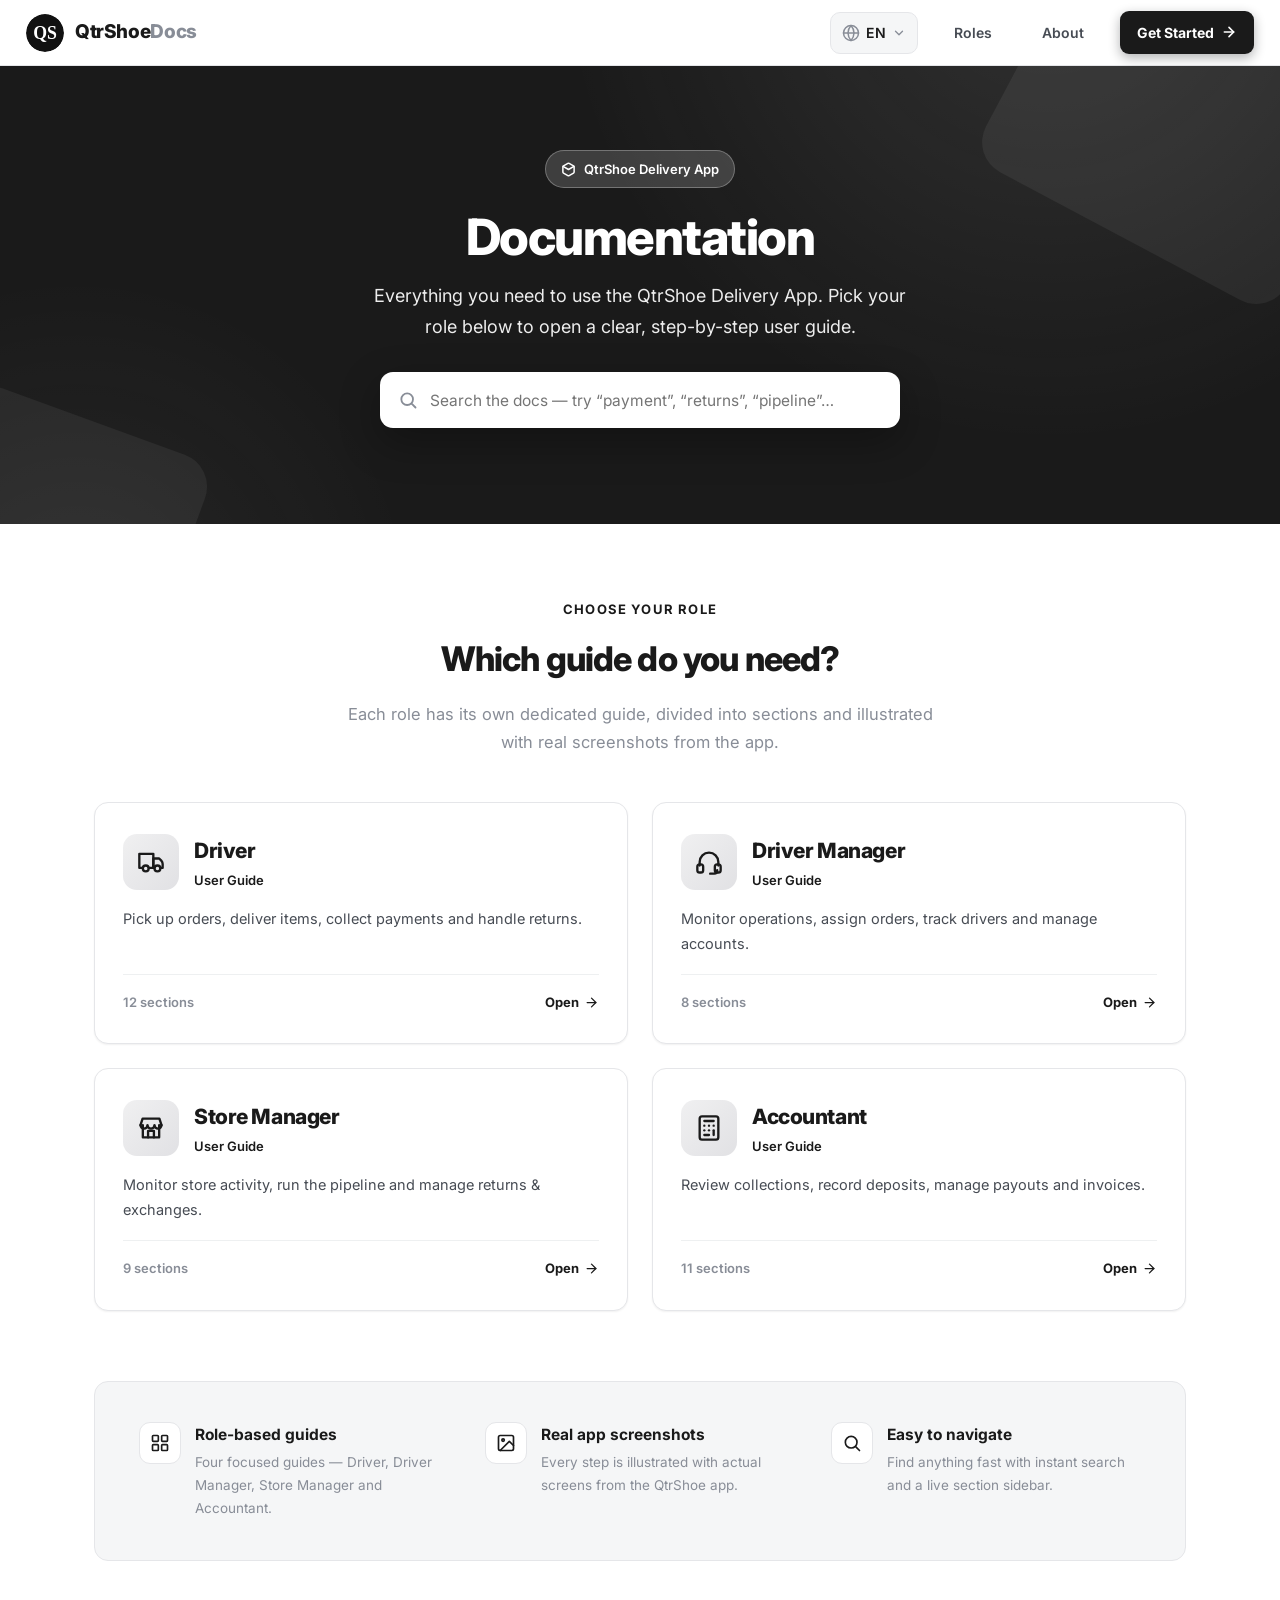
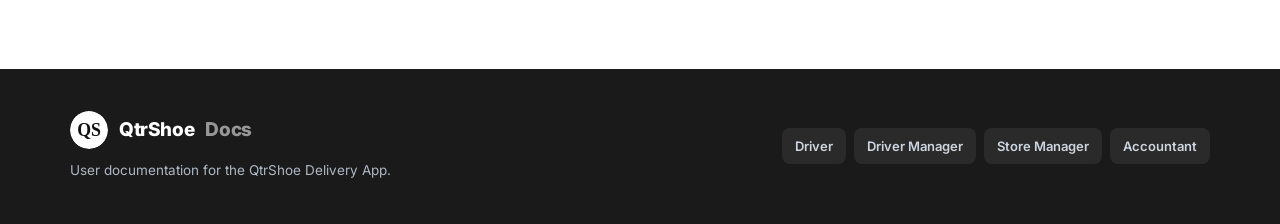
<file: index.html>
<!DOCTYPE html>
<html lang="en">
<head>
<meta charset="UTF-8" />
<meta name="viewport" content="width=device-width, initial-scale=1.0" />
<title>QtrShoe Docs — Delivery App User Guides</title>
<meta name="description" content="Documentation for the QtrShoe Delivery App. Choose your role to open a step-by-step user guide." />
<link rel="icon" type="image/svg+xml" href="assets/brand.svg" />
<link rel="preconnect" href="https://fonts.googleapis.com" />
<link rel="preconnect" href="https://fonts.gstatic.com" crossorigin />
<link href="https://fonts.googleapis.com/css2?family=Inter:wght@400;500;600;700;800&display=swap" rel="stylesheet" />
<link rel="stylesheet" href="assets/css/styles.css" />
</head>
<body>

<!-- ===== HEADER ===== -->
<header class="site-header">
  <a class="brand" href="index.html">
    <img class="brand-logo" src="assets/brand.svg" alt="QtrShoe" width="38" height="38" />
    <span class="brand-text">QtrShoe<span>Docs</span></span>
  </a>
  <div class="header-spacer"></div>
  <div class="lang-switch notranslate" id="langSwitch" translate="no">
    <button class="lang-btn" id="langBtn" type="button" aria-label="Change language" aria-expanded="false">
      <svg class="lang-globe" viewBox="0 0 24 24" fill="none" stroke="currentColor" stroke-width="2" stroke-linecap="round" stroke-linejoin="round"><circle cx="12" cy="12" r="10"/><line x1="2" y1="12" x2="22" y2="12"/><path d="M12 2a15.3 15.3 0 0 1 4 10 15.3 15.3 0 0 1-4 10 15.3 15.3 0 0 1-4-10 15.3 15.3 0 0 1 4-10z"/></svg>
      <span class="lang-current" id="langCurrent">EN</span>
      <svg class="lang-chev" viewBox="0 0 24 24" fill="none" stroke="currentColor" stroke-width="2.2" stroke-linecap="round" stroke-linejoin="round"><polyline points="6 9 12 15 18 9"/></svg>
    </button>
    <div class="lang-menu" role="menu">
      <button class="lang-opt" type="button" data-lang="en" role="menuitem">English</button>
      <button class="lang-opt" type="button" data-lang="ml" role="menuitem">മലയാളം</button>
    </div>
  </div>
  <a class="header-link desktop-only" href="#roles">Roles</a>
  <a class="header-link desktop-only" href="#about">About</a>
  <a class="btn-roles" href="#roles">
    <span class="btn-roles-text">Get Started</span>
    <svg viewBox="0 0 24 24" fill="none" stroke="currentColor" stroke-width="2.4" stroke-linecap="round" stroke-linejoin="round"><line x1="5" y1="12" x2="19" y2="12"/><polyline points="12 5 19 12 12 19"/></svg>
  </a>
</header>

<!-- ===== HERO ===== -->
<section class="hero">
  <div class="hero-bg" aria-hidden="true"></div>
  <div class="hero-inner">
    <span class="hero-badge">
      <svg viewBox="0 0 24 24" fill="none" stroke="currentColor" stroke-width="2.4" stroke-linecap="round" stroke-linejoin="round"><path d="M21 16V8a2 2 0 0 0-1-1.73l-7-4a2 2 0 0 0-2 0l-7 4A2 2 0 0 0 3 8v8a2 2 0 0 0 1 1.73l7 4a2 2 0 0 0 2 0l7-4A2 2 0 0 0 21 16z"/><polyline points="3.3 7 12 12 20.7 7"/></svg>
      QtrShoe Delivery App
    </span>
    <h1>Documentation</h1>
    <p>Everything you need to use the QtrShoe Delivery App. Pick your role below to open a clear, step-by-step user guide.</p>
    <div class="hero-search">
      <svg class="search-ic" viewBox="0 0 24 24" fill="none" stroke="currentColor" stroke-width="2.2" stroke-linecap="round" stroke-linejoin="round"><circle cx="11" cy="11" r="7"/><line x1="21" y1="21" x2="16.65" y2="16.65"/></svg>
      <input id="heroSearch" type="text" placeholder="Search the docs — try “payment”, “returns”, “pipeline”…" autocomplete="off" />
      <div class="search-results" id="heroResults"></div>
    </div>
  </div>
</section>

<!-- ===== ROLES ===== -->
<main class="landing-main">
  <div class="section-wrap" id="roles">
    <div class="section-head">
      <div class="eyebrow">Choose your role</div>
      <h2>Which guide do you need?</h2>
      <p>Each role has its own dedicated guide, divided into sections and illustrated with real screenshots from the app.</p>
    </div>
    <div class="role-grid" id="roleGrid"><!-- rendered by app.js --></div>

    <!-- ===== ABOUT / FEATURES ===== -->
    <div class="info-strip" id="about">
      <div class="info-item">
        <span class="ii-ic"><svg viewBox="0 0 24 24" fill="none" stroke="currentColor" stroke-width="2" stroke-linecap="round" stroke-linejoin="round"><rect x="3" y="3" width="7" height="7" rx="1"/><rect x="14" y="3" width="7" height="7" rx="1"/><rect x="3" y="14" width="7" height="7" rx="1"/><rect x="14" y="14" width="7" height="7" rx="1"/></svg></span>
        <div><h4>Role-based guides</h4><p>Four focused guides — Driver, Driver Manager, Store Manager and Accountant.</p></div>
      </div>
      <div class="info-item">
        <span class="ii-ic"><svg viewBox="0 0 24 24" fill="none" stroke="currentColor" stroke-width="2" stroke-linecap="round" stroke-linejoin="round"><rect x="3" y="3" width="18" height="18" rx="2"/><circle cx="8.5" cy="8.5" r="1.5"/><polyline points="21 15 16 10 5 21"/></svg></span>
        <div><h4>Real app screenshots</h4><p>Every step is illustrated with actual screens from the QtrShoe app.</p></div>
      </div>
      <div class="info-item">
        <span class="ii-ic"><svg viewBox="0 0 24 24" fill="none" stroke="currentColor" stroke-width="2" stroke-linecap="round" stroke-linejoin="round"><circle cx="11" cy="11" r="7"/><line x1="21" y1="21" x2="16.65" y2="16.65"/></svg></span>
        <div><h4>Easy to navigate</h4><p>Find anything fast with instant search and a live section sidebar.</p></div>
      </div>
    </div>
  </div>
</main>

<!-- ===== FOOTER ===== -->
<footer class="site-footer">
  <div class="footer-inner">
    <div>
      <a class="brand" href="index.html">
        <img class="brand-logo" src="assets/brand-light.svg" alt="QtrShoe" width="38" height="38" />
        QtrShoe<span>Docs</span>
      </a>
      <p class="footer-note" style="margin-top:10px">User documentation for the QtrShoe Delivery App.</p>
    </div>
    <div class="footer-roles" id="footerRoles"><!-- rendered by app.js --></div>
  </div>
</footer>

<script src="assets/js/data.js"></script>
<script src="assets/js/i18n.js"></script>
<script src="assets/js/app.js"></script>
</body>
</html>
</file>
<file: assets/css/styles.css>
/* =====================================================
   QtrShoe Docs — stylesheet
   ===================================================== */
:root{
  --foreground:0 0% 10%;
  --primary:217 91% 60%;
  --accent:rgb(0, 132, 240);
  --accent-dark:hsl(var(--foreground));
  --accent-darker:hsl(var(--foreground));
  --accent-tint:#f0f0f1;
  --accent-tint-2:#e1e1e4;
  --ink:hsl(var(--foreground));
  --body:#474c54;
  --muted:#888d97;
  --border:#e5e6e9;
  --border-soft:#eef0f1;
  --bg:#ffffff;
  --bg-soft:#f5f6f7;
  --bg-softer:#fafafb;
  --shadow-sm:0 1px 2px rgba(16,18,24,.06);
  --shadow:0 6px 22px rgba(16,18,24,.09);
  --shadow-lg:0 18px 48px rgba(16,18,24,.17);
  --radius:14px;
  --radius-sm:10px;
  --header-h:66px;
  --sidebar-w:284px;
  --font:'Inter',-apple-system,BlinkMacSystemFont,'Segoe UI',Roboto,Helvetica,Arial,sans-serif;
}

*{box-sizing:border-box;margin:0;padding:0;}
html{scroll-behavior:smooth;scroll-padding-top:calc(var(--header-h) + 20px);}
body{
  font-family:var(--font);
  color:var(--body);
  background:var(--bg);
  font-size:16px;
  line-height:1.7;
  -webkit-font-smoothing:antialiased;
  text-rendering:optimizeLegibility;
}
a{color:inherit;text-decoration:none;}
img{max-width:100%;display:block;}
button{font-family:inherit;cursor:pointer;border:none;background:none;}
::selection{background:var(--accent-tint-2);color:var(--accent-darker);}

/* ---------- scrollbar ---------- */
.sidebar::-webkit-scrollbar{width:8px;}
.sidebar::-webkit-scrollbar-thumb{background:#dbe0e6;border-radius:8px;}
.sidebar::-webkit-scrollbar-thumb:hover{background:#c6ccd4;}

/* ===================== HEADER ===================== */
.site-header{
  position:sticky; top:0;z-index:200;
  height:var(--header-h);
  background:rgba(255,255,255,.92);
  backdrop-filter:saturate(180%) blur(10px);
  border-bottom:1px solid var(--border);
  display:flex;align-items:center;
  padding:0 26px;gap:22px;
}
.brand{display:flex;align-items:center;gap:11px;font-weight:800;color:var(--ink);font-size:19px;letter-spacing:-.02em;flex-shrink:0;}
.brand-logo{
  width:38px;height:38px;border-radius:50%;flex-shrink:0;display:block;
}
.brand-text span{color:var(--muted);}
.header-spacer{flex:1;}

.header-search{
  position:absolute;left:50%;top:50%;
  transform:translate(-50%,-50%);
  width:100%;max-width:440px;
}
.header-search input{
  width:100%;height:42px;
  border:1.5px solid var(--border);border-radius:10px;
  padding:0 44px 0 40px;font-size:14.5px;font-family:inherit;color:var(--ink);
  background:var(--bg-soft);transition:.16s;
}
.header-search input::placeholder{color:var(--muted);}
.header-search input:focus{outline:none;border-color:var(--accent);background:#fff;box-shadow:0 0 0 4px var(--accent-tint);}
.header-search .search-ic{position:absolute;left:13px;top:50%;transform:translateY(-50%);width:17px;height:17px;color:var(--muted);transition:.16s;}
.header-search:focus-within .search-ic{color:var(--ink);}
.search-kbd{
  position:absolute;right:11px;top:50%;transform:translateY(-50%);
  width:22px;height:22px;display:flex;align-items:center;justify-content:center;
  font-size:13px;font-weight:700;color:var(--muted);
  background:#fff;border:1px solid var(--border);border-bottom-width:2px;border-radius:6px;
  pointer-events:none;transition:.15s;
}
.header-search:focus-within .search-kbd{opacity:0;}

.header-link{
  display:inline-flex;align-items:center;gap:7px;
  font-size:14px;font-weight:600;color:var(--body);
  padding:9px 14px;border-radius:9px;transition:.15s;
}
.header-link:hover{background:var(--bg-soft);color:var(--ink);}
.header-link svg{width:17px;height:17px;}
.btn-roles{
  background:var(--accent-dark);color:#fff;
  padding:10px 17px;border-radius:9px;font-weight:700;font-size:14px;
  display:inline-flex;align-items:center;gap:7px;transition:.15s;white-space:nowrap;
  box-shadow:0 4px 12px rgba(17,18,22,.32);
}
.btn-roles:hover{background:var(--accent);transform:translateY(-1px);}
.btn-roles svg{width:16px;height:16px;}

.menu-toggle{display:none;width:42px;height:42px;border-radius:9px;align-items:center;justify-content:center;color:var(--ink);}
.menu-toggle:hover{background:var(--bg-soft);}
.menu-toggle svg{width:23px;height:23px;}

/* ---- language switch ---- */
.lang-switch{position:relative;flex-shrink:0;}
.header-search + .lang-switch{
  position:absolute;left:calc(50% + 232px);
  top:50%;transform:translateY(-50%);
}
.lang-btn{
  display:inline-flex;align-items:center;gap:6px;
  height:42px;padding:0 11px;
  border:1.5px solid var(--border);border-radius:10px;
  background:var(--bg-soft);color:var(--ink);
  font-family:inherit;font-weight:600;font-size:14px;transition:.15s;
}
.lang-btn:hover{border-color:var(--accent);background:#fff;}
.lang-globe{width:18px;height:18px;color:var(--muted);transition:.15s;}
.lang-btn:hover .lang-globe{color:var(--accent);}
.lang-chev{width:14px;height:14px;color:var(--muted);transition:transform .18s;}
.lang-switch.open .lang-chev{transform:rotate(180deg);}
.lang-current{letter-spacing:.03em;}
.lang-menu{
  position:absolute;top:calc(100% + 8px);right:0;
  min-width:170px;padding:6px;
  background:#fff;border:1px solid var(--border);border-radius:12px;
  box-shadow:var(--shadow-lg);display:none;z-index:120;
}
.lang-switch.open .lang-menu{display:block;}
.lang-opt{
  display:flex;align-items:center;gap:9px;width:100%;
  padding:10px 12px;border-radius:8px;
  font-family:inherit;font-size:14px;font-weight:600;color:var(--ink);
  text-align:left;transition:.12s;
}
.lang-opt:hover{background:var(--bg-soft);}
.lang-opt.active{background:var(--accent-tint);color:var(--accent);}
.lang-opt::before{
  content:"";width:7px;height:7px;border-radius:50%;
  background:currentColor;opacity:0;flex-shrink:0;
}
.lang-opt.active::before{opacity:1;}

/* ===================== HERO (landing) ===================== */
.hero{
  position:relative;
  background:
    radial-gradient(820px circle at 82% -25%, rgba(255,255,255,.10), transparent 60%),
    radial-gradient(620px circle at 6% 120%, rgba(255,255,255,.055), transparent 55%),
    hsl(var(--foreground));
  color:#fff;text-align:center;
  padding:84px 24px 96px;
}
.hero-bg{position:absolute;inset:0;overflow:hidden;z-index:0;}
.hero-bg::before,.hero-bg::after{
  content:"";position:absolute;border-radius:34px;
  background:rgba(255,255,255,.06);
}
.hero-bg::before{width:340px;height:340px;top:-150px;right:-90px;transform:rotate(28deg);}
.hero-bg::after{width:260px;height:260px;bottom:-150px;left:-80px;transform:rotate(20deg);}
.hero-inner{position:relative;z-index:2;max-width:760px;margin:0 auto;}
.hero-badge{
  display:inline-flex;align-items:center;gap:8px;
  background:rgba(255,255,255,.16);border:1px solid rgba(255,255,255,.28);
  padding:7px 15px;border-radius:30px;font-size:13px;font-weight:600;
  margin-bottom:22px;
}
.hero-badge svg{width:15px;height:15px;}
.hero h1{
  font-size:50px;font-weight:800;letter-spacing:-.03em;line-height:1.1;
  margin-bottom:16px;
}
.hero p{
  font-size:18px;color:rgba(255,255,255,.92);
  max-width:560px;margin:0 auto 30px;
}
.hero-search{
  position:relative;max-width:520px;margin:0 auto;
}
.hero-search input{
  width:100%;height:56px;border:none;border-radius:13px;
  padding:0 18px 0 50px;font-size:15.5px;font-family:inherit;color:var(--ink);
  box-shadow:0 14px 40px rgba(0,0,0,.3);
}
.hero-search input:focus{outline:none;box-shadow:0 14px 40px rgba(0,0,0,.3),0 0 0 4px rgba(255,255,255,.4);}
.hero-search .search-ic{position:absolute;left:18px;top:50%;transform:translateY(-50%);width:20px;height:20px;color:var(--muted);}

/* ===================== SEARCH ===================== */
.search-results{
  position:absolute;left:0;right:0;top:calc(100% + 10px);
  background:#fff;border-radius:14px;border:1px solid var(--border);
  box-shadow:var(--shadow-lg);overflow:hidden;
  z-index:60;text-align:left;display:none;  
}
.search-results.show{display:block;}
.search-results.in-header{top:calc(100% + 9px);}

.sr-head{
  padding:9px 15px;
  font-size:11px;font-weight:700;letter-spacing:.05em;text-transform:uppercase;
  color:var(--muted);border-bottom:1px solid var(--border-soft);
  background:var(--bg-softer);
}
.sr-list{max-height:46vh;overflow-y:auto;}
.sr-item{
  position:relative;display:flex;align-items:center;gap:13px;
  padding:11px 15px;border-bottom:1px solid var(--border-soft);
  transition:background .12s;color:var(--ink);
}
.sr-item:last-child{border-bottom:none;}
.sr-item.active{background:var(--bg-soft);}
.sr-item.active::before{
  content:"";position:absolute;left:0;top:7px;bottom:7px;width:3px;
  background:var(--accent);border-radius:0 3px 3px 0;
}
.sr-ic{
  width:36px;height:36px;border-radius:9px;flex-shrink:0;
  background:var(--bg-soft);border:1px solid var(--border);color:var(--ink);
  display:flex;align-items:center;justify-content:center;transition:.12s;
}
.sr-item.active .sr-ic{background:var(--ink);border-color:var(--ink);color:#fff;}
.sr-ic svg{width:17px;height:17px;}
.sr-text{min-width:0;flex:1;display:flex;flex-direction:column;gap:1px;}
.sr-title{
  font-weight:700;font-size:14.5px;color:var(--ink);
  white-space:nowrap;overflow:hidden;text-overflow:ellipsis;
}
.sr-title mark{
  background:var(--ink);color:#fff;
  border-radius:3px;padding:0 3px;font-weight:600;
}
.sr-meta{
  font-size:12.5px;color:var(--muted);
  white-space:nowrap;overflow:hidden;text-overflow:ellipsis;
}
.sr-badge{
  flex-shrink:0;font-size:11px;font-weight:700;color:var(--body);
  background:var(--bg-soft);border:1px solid var(--border);
  border-radius:6px;padding:3px 9px;white-space:nowrap;
}
.sr-go{
  flex-shrink:0;width:18px;height:18px;color:var(--muted);
  opacity:0;transform:translateX(-5px);transition:.14s;
}
.sr-item.active .sr-go{opacity:1;transform:none;}
.sr-go svg{width:18px;height:18px;}
.sr-foot{
  display:flex;gap:15px;align-items:center;flex-wrap:wrap;
  padding:9px 15px;border-top:1px solid var(--border-soft);
  background:var(--bg-softer);font-size:11.5px;color:var(--muted);
}
.sr-foot span{display:inline-flex;align-items:center;gap:5px;}
kbd{
  display:inline-flex;align-items:center;justify-content:center;
  min-width:18px;height:19px;padding:0 5px;
  font-family:var(--font);font-size:11px;font-weight:600;
  color:var(--body);background:#fff;
  border:1px solid var(--border);border-bottom-width:2px;border-radius:5px;
}
.sr-empty{
  display:flex;flex-direction:column;align-items:center;gap:8px;
  padding:30px 22px;text-align:center;
}
.sr-empty svg{width:26px;height:26px;color:#c7cace;}
.sr-empty span{font-size:14.5px;color:var(--body);}
.sr-empty b{color:var(--ink);}
.sr-empty small{font-size:12.5px;color:var(--muted);}

/* ===================== LANDING CONTENT ===================== */
.section-wrap{max-width:1140px;margin:0 auto;padding:0 24px;}
.landing-main{padding:74px 0 30px;}
.section-head{text-align:center;max-width:620px;margin:0 auto 46px;}
.section-head .eyebrow{
  color:var(--accent-dark);font-weight:700;font-size:13px;
  letter-spacing:.09em;text-transform:uppercase;margin-bottom:10px;
}
.section-head h2{
  font-size:34px;font-weight:800;color:var(--ink);letter-spacing:-.025em;
  margin-bottom:12px;
}
.section-head p{font-size:16.5px;color:var(--muted);}

/* role cards grid */
.role-grid{
  display:grid;grid-template-columns:repeat(2,1fr);gap:24px;
}
.role-card{
  position:relative;
  background:#fff;border:1.5px solid var(--border);border-radius:var(--radius);
  padding:30px 28px;transition:.2s cubic-bezier(.4,0,.2,1);
  display:flex;flex-direction:column;
  box-shadow:var(--shadow-sm);
}
.role-card:hover{
  transform:translateY(-6px);
  border-color:var(--accent);
  box-shadow:var(--shadow);
}
.role-card-top{display:flex;align-items:center;gap:15px;margin-bottom:16px;}
.role-icon{
  width:56px;height:56px;border-radius:14px;flex-shrink:0;
  background:linear-gradient(135deg,var(--accent-tint),var(--accent-tint-2));
  color:var(--accent-dark);
  display:flex;align-items:center;justify-content:center;
  transition:.2s;
}
.role-card:hover .role-icon{
  background:linear-gradient(135deg,var(--accent));
  color:#fff;
}
.role-icon svg{width:28px;height:28px;}
.role-card h3{font-size:21px;font-weight:800;color:var(--ink);letter-spacing:-.02em;}
.role-card .role-sub{font-size:13px;color:var(--accent-dark);font-weight:600;}
.role-card p{font-size:14.5px;color:var(--body);flex:1;margin-bottom:18px;}
.role-meta{
  display:flex;align-items:center;gap:14px;
  font-size:13px;color:var(--muted);font-weight:600;
  padding-top:16px;border-top:1px solid var(--border-soft);
}
.role-meta .dot{width:3px;height:3px;border-radius:50%;background:var(--muted);}
.role-cta{
  margin-left:auto;color:var(--accent-dark);font-weight:700;
  display:inline-flex;align-items:center;gap:5px;transition:.18s;
}
.role-card:hover .role-cta{gap:9px;}
.role-cta svg{width:15px;height:15px;}

/* info strip */
.info-strip{
  margin-top:70px;
  background:var(--bg-soft);border:1px solid var(--border);border-radius:var(--radius);
  display:grid;grid-template-columns:repeat(3,1fr);gap:8px;
  padding:34px 30px;
}
.info-item{display:flex;gap:14px;align-items:flex-start;padding:6px 14px;}
.info-item .ii-ic{
  width:42px;height:42px;border-radius:11px;flex-shrink:0;
  background:#fff;border:1px solid var(--border);color:var(--accent-dark);
  display:flex;align-items:center;justify-content:center;
}
.info-item .ii-ic svg{width:20px;height:20px;}
.info-item h4{font-size:15.5px;font-weight:700;color:var(--ink);margin-bottom:3px;}
.info-item p{font-size:13.5px;color:var(--muted);}

/* ===================== FOOTER ===================== */
.site-footer{
  margin-top:78px;
  background:var(--ink);color:#aeb8c4;
  padding:42px 24px;
}
.footer-inner{
  max-width:1140px;margin:0 auto;
  display:flex;align-items:center;justify-content:space-between;gap:20px;flex-wrap:wrap;
}
.site-footer .brand{color:#fff;}
.site-footer .brand span{color:rgba(255,255,255,.55);}
.footer-note{font-size:13.5px;}
.footer-roles{display:flex;gap:8px;flex-wrap:wrap;}
.footer-roles a{
  font-size:13px;font-weight:600;color:#cdd5de;
  padding:7px 13px;border-radius:8px;background:rgba(255,255,255,.07);transition:.15s;
}
.footer-roles a:hover{background:var(--accent);color:#fff;}

/* ===================== GUIDE LAYOUT ===================== */
.guide-layout{display:flex;align-items:flex-start;max-width:1320px;margin:0 auto;}

/* ---- sidebar ---- */
.sidebar{
  width:var(--sidebar-w);flex-shrink:0;
  position:sticky;top:var(--header-h);
  height:calc(100vh - var(--header-h));
  overflow-y:auto;
  border-right:1px solid var(--border);
  background:var(--bg-softer);
  padding:24px 16px 40px;
}
.sidebar-role{
  display:flex;align-items:center;gap:12px;
  padding:14px;border-radius:12px;
  background:#fff;border:1px solid var(--border);margin-bottom:8px;
}
.sidebar-role .sr-icon{
  width:42px;height:42px;border-radius:11px;flex-shrink:0;
  background:linear-gradient(135deg,var(--accent));color:#fff;
  display:flex;align-items:center;justify-content:center;
}
.sidebar-role .sr-icon svg{width:22px;height:22px;}
.sidebar-role .sr-name{font-weight:800;color:var(--ink);font-size:16px;line-height:1.2;}
.sidebar-role .sr-tag{font-size:12px;color:var(--muted);}

.role-switch{position:relative;margin-bottom:18px;}
.role-switch-btn{
  width:100%;display:flex;align-items:center;justify-content:space-between;
  padding:9px 13px;border-radius:9px;
  border:1px solid var(--border);background:#fff;
  font-size:13px;font-weight:600;color:var(--body);transition:.15s;
}
.role-switch-btn:hover{border-color:var(--accent);color:var(--ink);}
.role-switch-btn svg{width:15px;height:15px;transition:.2s;}
.role-switch.open .role-switch-btn svg{transform:rotate(180deg);}
.role-switch-menu{
  position:absolute;left:0;right:0;top:calc(100% + 6px);
  background:#fff;border:1px solid var(--border);border-radius:10px;
  box-shadow:var(--shadow);overflow:hidden;z-index:30;display:none;
}
.role-switch.open .role-switch-menu{display:block;}
.role-switch-menu a{
  display:flex;align-items:center;gap:10px;
  padding:10px 13px;font-size:13.5px;font-weight:600;color:var(--body);transition:.12s;
}
.role-switch-menu a:hover{background:var(--accent-tint);color:var(--accent-darker);}
.role-switch-menu a.current{color:var(--accent-dark);background:var(--bg-soft);}
.role-switch-menu a svg{width:16px;height:16px;}

.sidebar-label{
  font-size:11.5px;font-weight:700;letter-spacing:.1em;text-transform:uppercase;
  color:var(--muted);padding:0 12px;margin-bottom:8px;
}
.nav-list{list-style:none;display:flex;flex-direction:column;gap:2px;}
.nav-list a{
  display:flex;align-items:center;gap:11px;
  padding:9px 12px;border-radius:9px;
  font-size:14px;font-weight:600;color:var(--body);
  transition:.13s;border-left:3px solid transparent;
}
.nav-list a:hover,
.nav-list a.active{
  background:hsl(var(--primary));color:#fff;
  border-left-color:transparent;
  box-shadow:0 4px 11px hsl(var(--primary) / .32);
}
.nav-ic{
  width:26px;height:26px;border-radius:7px;flex-shrink:0;
  background:#fff;border:1px solid var(--border);
  display:flex;align-items:center;justify-content:center;color:var(--muted);
  transition:.13s;
}
.nav-list a:hover .nav-ic,
.nav-list a.active .nav-ic{
  background:rgba(255,255,255,.22);border-color:transparent;color:#fff;
}
.nav-ic svg{width:15px;height:15px;}
.nav-num{
  margin-left:auto;font-size:11px;font-weight:700;color:var(--muted);
  background:var(--bg-soft);border-radius:20px;padding:2px 8px;
  transition:.13s;
}
.nav-list a:hover .nav-num,
.nav-list a.active .nav-num{background:rgba(255,255,255,.24);color:#fff;}

/* ---- content ---- */
.content{
  flex:1;min-width:0;
  padding:42px 56px 90px;
  max-width:920px;
}
.crumbs{
  display:flex;align-items:center;gap:8px;
  font-size:13px;font-weight:600;color:var(--muted);margin-bottom:20px;
}
.crumbs a:hover{color:var(--accent-dark);}
.crumbs svg{width:13px;height:13px;}
.crumbs .here{color:var(--ink);}

.doc-hero{padding-bottom:26px;border-bottom:1px solid var(--border);margin-bottom:8px;}
.doc-hero .eyebrow{
  color:var(--accent-dark);font-weight:700;font-size:12.5px;
  letter-spacing:.09em;text-transform:uppercase;margin-bottom:10px;
}
.doc-hero h1{
  font-size:40px;font-weight:800;color:var(--ink);
  letter-spacing:-.03em;line-height:1.12;margin-bottom:14px;
}
.doc-hero .lead{font-size:17px;color:var(--body);max-width:680px;}
.doc-meta{
  display:flex;align-items:center;gap:16px;flex-wrap:wrap;
  margin-top:18px;font-size:13px;color:var(--muted);font-weight:600;
}
.doc-meta .chip{
  display:inline-flex;align-items:center;gap:6px;
  background:var(--bg-soft);border:1px solid var(--border);
  padding:5px 11px;border-radius:20px;
}
.doc-meta .chip svg{width:13px;height:13px;color:var(--accent-dark);}

/* ---- section ---- */
.doc-section{padding:38px 0;border-bottom:1px solid var(--border-soft);}
.doc-section:last-of-type{border-bottom:none;}
.doc-section > h2{
  font-size:27px;font-weight:800;color:var(--ink);
  letter-spacing:-.02em;margin-bottom:18px;
  display:flex;align-items:center;gap:12px;scroll-margin-top:90px;
}
.h2-ic{
  width:38px;height:38px;border-radius:10px;flex-shrink:0;
  background:var(--accent-tint);color:var(--accent-dark);
  display:flex;align-items:center;justify-content:center;
}
.h2-ic svg{width:20px;height:20px;}

.doc-sub{
  font-size:18px;font-weight:700;color:var(--ink);
  margin:28px 0 12px;letter-spacing:-.01em;
}
.doc-sub::before{
  content:"";display:inline-block;width:7px;height:7px;border-radius:2px;
  background:var(--accent);margin-right:10px;vertical-align:middle;
}
.doc-text{margin:13px 0;color:var(--body);}

/* lists */
.doc-list{list-style:none;margin:14px 0;display:flex;flex-direction:column;gap:9px;}
.doc-list li{
  position:relative;padding-left:28px;color:var(--body);
}
.doc-list li::before{
  content:"";position:absolute;left:4px;top:10px;
  width:8px;height:8px;border-radius:3px;
  background:var(--accent-tint-2);border:2px solid var(--accent);
}
.doc-list li b{color:var(--ink);font-weight:700;}

/* steps */
.doc-steps{list-style:none;counter-reset:step;margin:16px 0;display:flex;flex-direction:column;gap:4px;}
.doc-steps li{
  position:relative;counter-increment:step;
  padding:0 0 18px 46px;color:var(--body);
}
.doc-steps li::before{
  content:counter(step);
  position:absolute;left:0;top:-2px;
  width:30px;height:30px;border-radius:9px;
  background:var(--accent);color:#fff;
  font-weight:700;font-size:14px;
  display:flex;align-items:center;justify-content:center;
  box-shadow:0 3px 8px rgba(17,18,22,.35);
}
.doc-steps li::after{
  content:"";position:absolute;left:14px;top:32px;bottom:2px;
  width:2px;background:var(--border);
}
.doc-steps li:last-child{padding-bottom:0;}
.doc-steps li:last-child::after{display:none;}
.doc-steps li b{color:var(--ink);}

/* note / callout */
.doc-note{
  display:flex;gap:13px;align-items:flex-start;
  padding:15px 17px;border-radius:11px;margin:18px 0;
  font-size:14.5px;border:1px solid;
}
.doc-note .note-ic{flex-shrink:0;width:22px;height:22px;margin-top:1px;}
.doc-note .note-ic svg{width:22px;height:22px;}
.doc-note b{font-weight:700;}
.note-info{background:#eff6ff;border-color:#cfe2fe;color:#1e459b;}
.note-info .note-ic{color:#2f6fed;}
.note-warn{background:#fff8eb;border-color:#fce4bd;color:#92590a;}
.note-warn .note-ic{color:#e0900c;}
.note-tip{background:var(--accent-tint);border-color:var(--accent-tint-2);color:var(--accent-darker);}
.note-tip .note-ic{color:var(--accent-dark);}

/* figures & galleries */
.doc-figure{margin:22px 0;}
.figure-frame{
  background:var(--bg-soft);border:1px solid var(--border);
  border-radius:var(--radius);padding:20px;
  display:flex;justify-content:center;
}
.doc-figure img{
  max-height:540px;width:auto;border-radius:9px;
  border:1px solid var(--border);box-shadow:var(--shadow-sm);
  cursor:zoom-in;transition:.18s;
}
.doc-figure img:hover{box-shadow:var(--shadow);}
.doc-gallery{
  margin:22px 0;
  background:var(--bg-soft);border:1px solid var(--border);
  border-radius:var(--radius);padding:20px;
  display:flex;flex-wrap:wrap;gap:16px;justify-content:center;
}
.doc-gallery img{
  height:340px;width:auto;border-radius:9px;
  border:1px solid var(--border);box-shadow:var(--shadow-sm);
  cursor:zoom-in;transition:.18s;background:#fff;
}
.doc-gallery img:hover{transform:translateY(-3px);box-shadow:var(--shadow);}
.figure-cap{
  text-align:center;font-size:13px;color:var(--muted);
  margin-top:11px;font-weight:500;
}

/* prev / next */
.doc-pager{
  display:flex;gap:16px;margin-top:44px;
}
.pager-link{
  flex:1;display:flex;flex-direction:column;gap:3px;
  padding:16px 18px;border:1.5px solid var(--border);border-radius:12px;
  transition:.16s;
}
.pager-link:hover{border-color:var(--accent);background:var(--bg-softer);}
.pager-link.next{text-align:right;align-items:flex-end;}
.pager-dir{font-size:12px;font-weight:700;color:var(--muted);letter-spacing:.05em;text-transform:uppercase;}
.pager-title{font-size:15.5px;font-weight:700;color:var(--ink);display:flex;align-items:center;gap:7px;}
.pager-title svg{width:15px;height:15px;color:var(--accent-dark);}

.guide-foot{
  margin-top:40px;padding-top:24px;border-top:1px solid var(--border);
  display:flex;justify-content:space-between;align-items:center;gap:16px;flex-wrap:wrap;
  font-size:13.5px;color:var(--muted);
}
.guide-foot a{font-weight:700;color:var(--accent-dark);display:inline-flex;align-items:center;gap:6px;}
.guide-foot a svg{width:15px;height:15px;}

/* ---- on-this-page floating progress ---- */
.to-top{
  position:fixed;right:26px;bottom:26px;z-index:120;
  width:46px;height:46px;border-radius:12px;
  background:var(--accent-dark);color:#fff;
  display:flex;align-items:center;justify-content:center;
  box-shadow:0 8px 22px rgba(17,18,22,.45);
  opacity:0;visibility:hidden;transform:translateY(10px);transition:.22s;
}
.to-top.show{opacity:1;visibility:visible;transform:translateY(0);}
.to-top:hover{background:var(--accent);}
.to-top svg{width:21px;height:21px;}

/* ===================== LIGHTBOX ===================== */
.lightbox{
  position:fixed;inset:0;z-index:500;
  background:rgba(13,20,28,.92);
  display:none;align-items:center;justify-content:center;
  padding:40px;cursor:zoom-out;
}
.lightbox.show{display:flex;}
.lightbox img{
  max-width:100%;max-height:100%;border-radius:10px;
  box-shadow:0 30px 80px rgba(0,0,0,.6);
}
.lightbox-close{
  position:absolute;top:22px;right:26px;
  width:44px;height:44px;border-radius:11px;
  background:rgba(255,255,255,.12);color:#fff;
  display:flex;align-items:center;justify-content:center;transition:.15s;
}
.lightbox-close:hover{background:rgba(255,255,255,.24);}
.lightbox-close svg{width:24px;height:24px;}

/* ===================== OVERLAY (mobile) ===================== */
.overlay{
  position:fixed;inset:0;background:rgba(13,20,28,.5);
  z-index:190;opacity:0;visibility:hidden;transition:.22s;
}
.overlay.show{opacity:1;visibility:visible;}

/* ===================== RESPONSIVE ===================== */
@media (max-width:1080px){
  .content{padding:36px 36px 80px;}
}
@media (max-width:900px){
  .role-grid{grid-template-columns:1fr;}
  .info-strip{grid-template-columns:1fr;gap:6px;}
  .hero h1{font-size:38px;}
  .hero{padding:64px 22px 74px;}
  .menu-toggle{display:flex;}

  /* ---- mobile header ---- */
  .brand-text{display:none;}
  .header-search ~ .header-spacer{display:none;}
  .btn-roles{padding:8px 12px;font-size:13px;gap:5px;}
  .btn-roles svg{width:14px;height:14px;}

  /* logo centered, language switch on the left */
  .site-header .brand{position:absolute;left:50%;transform:translateX(-50%);}
  .header-search + .lang-switch{position:static;left:auto;top:auto;transform:none;}
  .lang-switch{order:-1;}
  .lang-btn{height:38px;padding:0 9px;gap:5px;}
  .lang-chev{display:none;}
  .lang-menu{right:auto;left:0;}

  /* search collapses to an icon button */
  .header-search{
    position:relative;left:auto;top:auto;transform:none;
    flex:0 0 auto;width:42px;max-width:none;margin-left:auto;
  }
  .header-search input{padding:0;cursor:pointer;border-color:var(--border);}
  .header-search input::placeholder{color:transparent;}
  .header-search .search-kbd{display:none;}
  .header-search:not(.search-open) .search-ic{left:50%;transform:translate(-50%,-50%);}

  /* expanded state — full-width overlay */
  .header-search.search-open{
    position:absolute;left:12px;right:12px;top:50%;
    transform:translateY(-50%);
    width:auto;z-index:120;
  }
  .header-search.search-open input{
    padding:0 16px 0 40px;cursor:text;
    border-color:var(--accent);background:#fff;
    box-shadow:0 0 0 4px var(--accent-tint);
  }
  .header-search.search-open input::placeholder{color:var(--muted);}
  .header-search.search-open .search-ic{left:13px;transform:translateY(-50%);}
  .sidebar{
    position:fixed;top:0;left:0;bottom:0;height:100vh;z-index:200;
    width:300px;transform:translateX(-100%);transition:transform .26s cubic-bezier(.4,0,.2,1);
    padding-top:20px;box-shadow:var(--shadow-lg);
  }
  .sidebar.open{transform:translateX(0);}
  .content{padding:30px 22px 70px;max-width:100%;}
  .doc-hero h1{font-size:31px;}
  .header-link.desktop-only{display:none;}
}
@media (max-width:560px){
  .site-header{padding:0 12px;gap:9px;}
  .brand{font-size:16px;}
  .brand-logo{width:34px;height:34px;}
  .btn-roles{
    width:42px;height:42px;
    padding:0;gap:0;justify-content:center;
  }
  .btn-roles-text{display:none;}
  .btn-roles>svg{width:18px;height:18px;}
  .menu-toggle{width:38px;height:38px;}
  .hero h1{font-size:30px;}
  .hero p{font-size:16px;}
  .section-head h2{font-size:26px;}
  .doc-section > h2{font-size:23px;}
  .doc-gallery img{height:260px;}
  .doc-figure img{max-height:420px;}
  .doc-pager{flex-direction:column;}
  .footer-inner{flex-direction:column;text-align:center;}
}

/* fade-in */
.reveal{opacity:0;transform:translateY(14px);}
.reveal.in{opacity:1;transform:none;transition:opacity .5s ease,transform .5s ease;}
</file>
